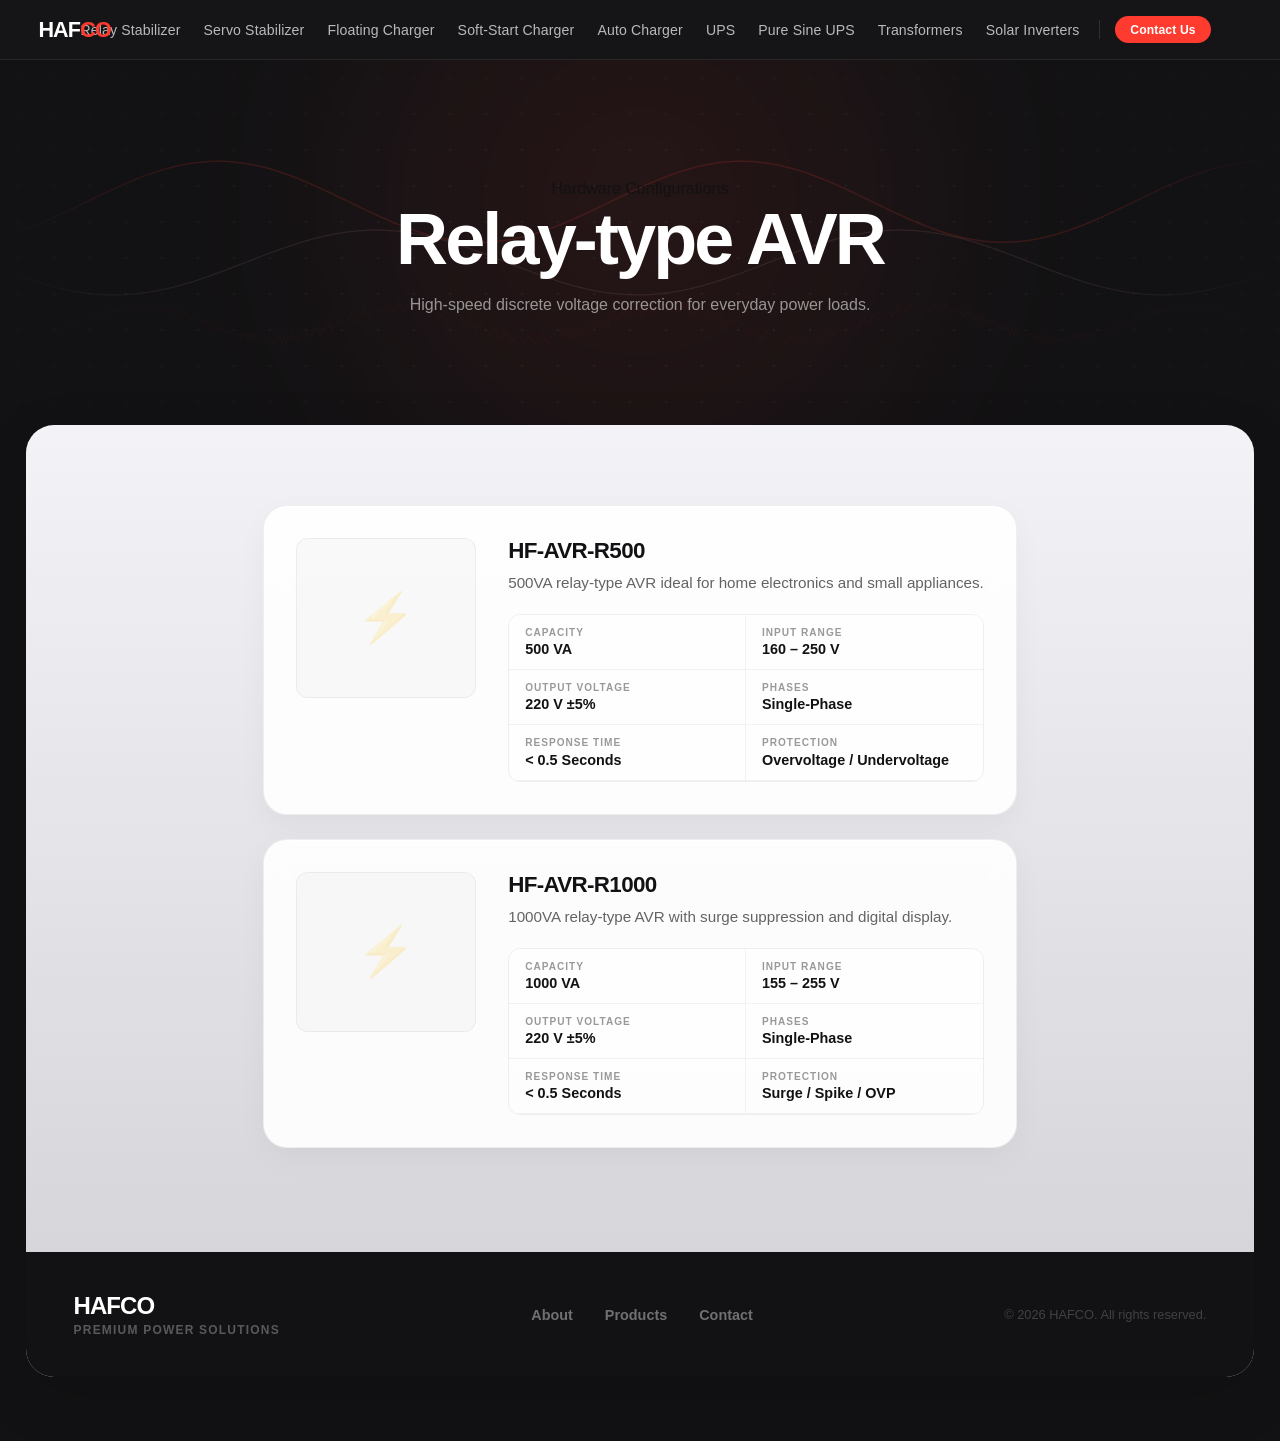
<file: category.html>
<!DOCTYPE html>
<html lang="en">

<head>
    <meta charset="UTF-8">
    <meta name="viewport" content="width=device-width, initial-scale=1.0">
    <title>HAFCO | System Specifications</title>
    <link rel="stylesheet" href="Styles.css">
</head>

<body>


    <header class="site-header" id="site-header">
        <a href="#hero" class="header-brand">
            <span class="header-logo">HAF<span>CO</span></span>
        </a>

        <!-- Desktop nav: categories injected from JSON -->
        <nav class="header-nav" id="header-nav">
            <!-- Categories injected by JS -->
            <div class="header-nav-divider"></div>
            <a href="#contact" class="header-link header-contact-btn">Contact Us</a>
        </nav>

        <!-- Mobile hamburger -->
        <button class="hamburger-btn" id="hamburger-btn" aria-label="Open menu">
            <span></span><span></span><span></span>
        </button>
    </header>

    <!-- Mobile menu drawer -->
    <div class="mobile-menu" id="mobile-menu">
        <div class="mobile-menu-inner">
            <div class="mobile-menu-header">
                <span class="mobile-menu-logo">HAF<span>CO</span></span>
                <button class="mobile-menu-close" id="mobile-menu-close">✕</button>
            </div>
            <nav class="mobile-menu-nav" id="mobile-menu-nav">
                <!-- Injected from JSON -->
            </nav>
            <a href="#contact" class="pill primary mobile-contact-pill" id="mobile-contact-link">Contact Us</a>
        </div>
    </div>
    <div class="mobile-menu-backdrop" id="mobile-menu-backdrop"></div>

    <!-- DYNAMIC CATEGORY HERO (DARK ENVIRONMENT) -->
    <div class="hero-environment category-hero-height">
        <div class="hero-glow hero-glow--center"></div>
        <div class="hero-grid-overlay"></div>
        <canvas id="waveform-canvas"></canvas>

        <div class="category-hero-content">
            <div class="reveal hero-eyebrow">
                <span class="eyebrow-dot"></span>
                Hardware Configurations
            </div>
            <h1 id="dynamic-category-title" class="reveal delay-1 category-title">Loading...</h1>
            <p id="dynamic-category-description" class="reveal delay-2 category-desc">Fetching technical parameters from
                documentation array.</p>
        </div>
    </div>

    <!-- MAIN PRODUCT LISTING ARCHITECTURE (LIGHT ENVIRONMENT) -->
    <div class="light-environment">
        <section class="container">
            <div class="config-layout">

                <!-- SPECIFICATION ENGINE ROW DISPLAY -->
                <div class="products-list-column" id="dynamic-products-container" style="width: 100%;">
                    <!-- Product arrays dynamically processed here -->
                </div>

            </div>
        </section>

        <!-- STATIC REUSED SITE FOOTER -->
        <footer class="site-footer">
            <div class="footer-inner">
                <div class="footer-brand">
                    <span class="footer-logo">HAFCO</span>
                    <span class="footer-tagline">Premium Power Solutions</span>
                </div>
                <div class="footer-links">
                    <a href="test.html#about">About</a>
                    <a href="test.html#catalog">Products</a>
                    <a href="test.html#contact">Contact</a>
                </div>
                <div class="footer-copy">© 2026 HAFCO. All rights reserved.</div>
            </div>
        </footer>
    </div>

    <script src="script.js"></script>
</body>

</html>
</file>
<file: Styles.css>
/* ===========================================================
   HAFCO — Hyper-Fluid Liquid Glass (Floating Sheet Architecture)
   v3 — Static nav, simplified hero, carousel pillars
=========================================================== */

:root {
    --bg-top: #f2f2f7;
    --bg-bottom: #d1d1d6;

    --charcoal-dark: #121214;
    --charcoal-mid: #2c2c2e;

    --accent: #ff3b30;
    --accent-glow: rgba(255, 59, 48, 0.4);

    /* Light Mode Glass */
    --glass-blur: blur(12px);
    --glass-bg-light: rgba(255, 255, 255, 0.9);
    --glass-border-light: rgba(0, 0, 0, 0.06);

    /* Dark Mode Glass (Hero) */
    --glass-bg-dark: rgba(255, 255, 255, 0.04);
    --glass-border-dark: rgba(255, 255, 255, 0.08);

    --nav-height: 60px;
}

* {
    box-sizing: border-box;
}

body {
    margin: 0;
    padding: 0;
    font-family: -apple-system, BlinkMacSystemFont, "SF Pro Display", "Segoe UI", sans-serif;
    color: var(--charcoal-dark);
    scroll-behavior: smooth;
    overflow-x: hidden;
    background-color: var(--charcoal-dark);
}

/* ---------------------------------------------------------
   STATIC TOP NAV — Apple-inspired fluid behaviour
   The nav compresses fluidly; at ≤900px links collapse to hamburger
--------------------------------------------------------- */
.site-header {
    position: sticky;
    top: 0;
    left: 0;
    width: 100%;
    z-index: 1000;
    display: flex;
    align-items: center;
    justify-content: space-between;
    background: rgba(22, 22, 24, 0.92);
    backdrop-filter: blur(24px) saturate(180%);
    -webkit-backdrop-filter: blur(24px) saturate(180%);
    border-bottom: 1px solid rgba(255, 255, 255, 0.07);
    /* fluid horizontal padding — compresses before links collapse */
    padding: 0 clamp(1rem, 3vw, 2.5rem);
    height: var(--nav-height);
    transition: background 0.4s ease;
}

/* Logo — left anchor */
.header-brand {
    display: flex;
    align-items: center;
    text-decoration: none;
    flex-shrink: 0;
    z-index: 2;
}

.header-logo {
    font-size: 1.35rem;
    font-weight: 900;
    color: #fff;
    letter-spacing: -0.04em;
}

.header-logo span {
    color: var(--accent);
}

/* Center nav — absolute so it stays truly centred regardless of logo/CTA widths */
.header-nav {
    display: flex;
    align-items: center;
    gap: 0;
    position: absolute;
    left: 50%;
    transform: translateX(-50%);
    /* shrink font + gap fluidly as viewport narrows */
    font-size: clamp(0.78rem, 1.1vw, 0.88rem);
}

.header-nav .header-link {
    color: rgba(255, 255, 255, 0.7);
    text-decoration: none;
    font-weight: 500;
    font-size: inherit;
    /* fluid side padding — tightens before breakpoint */
    padding: 0 clamp(0.45rem, 0.9vw, 1rem);
    height: var(--nav-height);
    display: flex;
    align-items: center;
    transition: color 0.25s ease;
    white-space: nowrap;
    letter-spacing: 0.01em;
}

.header-nav .header-link:hover {
    color: #fff;
}

.header-nav-divider {
    width: 1px;
    height: 1.2rem;
    background: rgba(255, 255, 255, 0.12);
    /* fluid gap around the divider */
    margin: 0 clamp(0.2rem, 0.6vw, 0.5rem);
    flex-shrink: 0;
}

/* Contact Us — right pill button */
.header-contact-btn {
    background: var(--accent) !important;
    color: #fff !important;
    border-radius: 20px;
    padding: 0.42rem clamp(0.7rem, 1.2vw, 1.2rem) !important;
    font-weight: 700 !important;
    font-size: clamp(0.75rem, 0.95vw, 0.82rem) !important;
    height: auto !important;
    margin-left: clamp(0.3rem, 0.6vw, 0.5rem);
    transition: opacity 0.25s ease, transform 0.25s ease !important;
    white-space: nowrap;
}

.header-contact-btn:hover {
    opacity: 0.88;
    transform: translateY(-1px);
}

/* Hamburger — hidden on desktop */
.hamburger-btn {
    display: none;
    flex-direction: column;
    gap: 5px;
    background: none;
    border: none;
    cursor: pointer;
    padding: 8px;
    z-index: 2;
    flex-shrink: 0;
}

.hamburger-btn span {
    display: block;
    width: 22px;
    height: 2px;
    background: rgba(255, 255, 255, 0.8);
    border-radius: 2px;
    transition: all 0.35s cubic-bezier(0.16, 1, 0.3, 1);
}

.hamburger-btn.open span:nth-child(1) {
    transform: translateY(7px) rotate(45deg);
}
.hamburger-btn.open span:nth-child(2) {
    opacity: 0;
    transform: scaleX(0);
}
.hamburger-btn.open span:nth-child(3) {
    transform: translateY(-7px) rotate(-45deg);
}

/* Collapse point — matches Apple (~900 px) */
@media (max-width: 900px) {
    .header-nav {
        display: none;
    }
    .hamburger-btn {
        display: flex;
    }
}

/* ---------------------------------------------------------
   MOBILE MENU DRAWER — Apple-style slide-in panel
--------------------------------------------------------- */
.mobile-menu-backdrop {
    display: none;
    position: fixed;
    inset: 0;
    background: rgba(0, 0, 0, 0.5);
    z-index: 1999;
    opacity: 0;
    transition: opacity 0.35s ease;
}

.mobile-menu-backdrop.open {
    display: block;
    opacity: 1;
}

.mobile-menu {
    position: fixed;
    top: 0;
    right: 0;
    width: min(340px, 90vw);
    height: 100dvh;
    background: rgba(18, 18, 22, 0.97);
    backdrop-filter: blur(40px);
    -webkit-backdrop-filter: blur(40px);
    border-left: 1px solid rgba(255, 255, 255, 0.08);
    z-index: 2000;
    transform: translateX(100%);
    transition: transform 0.45s cubic-bezier(0.16, 1, 0.3, 1);
    display: flex;
    flex-direction: column;
}

.mobile-menu.open {
    transform: translateX(0);
}

.mobile-menu-inner {
    padding: 1.5rem 2rem 2.5rem 2rem;
    display: flex;
    flex-direction: column;
    height: 100%;
}

.mobile-menu-header {
    display: flex;
    justify-content: space-between;
    align-items: center;
    padding-bottom: 1.5rem;
    border-bottom: 1px solid rgba(255, 255, 255, 0.07);
    margin-bottom: 1.5rem;
}

.mobile-menu-logo {
    font-size: 1.4rem;
    font-weight: 900;
    color: #fff;
    letter-spacing: -0.04em;
}

.mobile-menu-logo span {
    color: var(--accent);
}

.mobile-menu-close {
    background: rgba(255, 255, 255, 0.08);
    border: 1px solid rgba(255, 255, 255, 0.1);
    color: rgba(255, 255, 255, 0.7);
    width: 36px;
    height: 36px;
    border-radius: 50%;
    font-size: 0.9rem;
    cursor: pointer;
    display: flex;
    align-items: center;
    justify-content: center;
    transition: all 0.25s ease;
}

.mobile-menu-close:hover {
    background: var(--accent);
    color: #fff;
    border-color: var(--accent);
}

.mobile-menu-nav {
    display: flex;
    flex-direction: column;
    gap: 0;
    flex: 1;
}

.mobile-menu-nav a {
    color: rgba(255, 255, 255, 0.65);
    text-decoration: none;
    font-weight: 600;
    padding: 0.9rem 0;
    border-bottom: 1px solid rgba(255, 255, 255, 0.06);
    transition: color 0.25s ease;
    display: grid;
    grid-template-columns: 1fr auto;
    grid-template-rows: auto auto;
    align-items: center;
    column-gap: 0.5rem;
    letter-spacing: -0.01em;
}

.mobile-menu-nav a::after {
    content: '→';
    grid-column: 2;
    grid-row: 1 / 3;
    font-size: 0.9rem;
    color: var(--accent);
    opacity: 0;
    transform: translateX(-6px);
    transition: all 0.25s ease;
    align-self: center;
}

.mobile-menu-nav a:hover {
    color: #fff;
}

.mobile-menu-nav a:hover::after {
    opacity: 1;
    transform: translateX(0);
}

/* navName label + full name subtitle inside mobile drawer */
.mob-nav-label {
    grid-column: 1;
    grid-row: 1;
    font-size: 1.05rem;
    font-weight: 600;
    color: rgba(255, 255, 255, 0.82);
    transition: color 0.25s ease;
    line-height: 1.2;
}

.mob-nav-sub {
    grid-column: 1;
    grid-row: 2;
    font-size: 0.7rem;
    font-weight: 400;
    color: rgba(255, 255, 255, 0.28);
    letter-spacing: 0.02em;
    margin-top: 0.1rem;
    /* hide if empty */
    min-height: 0;
}

.mob-nav-sub:empty {
    display: none;
}

.mobile-menu-nav a:hover .mob-nav-label {
    color: #fff;
}

.mobile-contact-pill {
    display: flex;
    justify-content: center;
    text-align: center;
    margin-top: 2rem;
    text-decoration: none;
}

/* ---------------------------------------------------------
   PILLS (CTAs)
--------------------------------------------------------- */
.pill {
    background: #ffffff;
    border: 1px solid rgba(0, 0, 0, 0.08);
    color: var(--charcoal-dark);
    padding: 0.8rem 2rem;
    border-radius: 50px;
    font-size: 0.95rem;
    font-weight: 600;
    text-decoration: none;
    transition: all 0.25s ease;
    box-shadow: 0 2px 6px rgba(0, 0, 0, 0.04);
    cursor: pointer;
}

.pill:hover {
    transform: translateY(-1px);
    border-color: var(--accent);
    color: var(--accent);
    box-shadow: 0 4px 12px rgba(0, 0, 0, 0.08);
}

.pill.primary {
    background: var(--accent);
    color: white;
    border: 1px solid rgba(0, 0, 0, 0.04);
    box-shadow: 0 4px 12px rgba(255, 59, 48, 0.2);
}

.pill.primary:hover {
    background: #e03126;
    color: white;
    border-color: rgba(0, 0, 0, 0.04);
    box-shadow: 0 6px 16px rgba(255, 59, 48, 0.3);
    transform: translateY(-1px);
}

.pill.secondary {
    padding: 0.5rem 1.2rem;
    font-size: 0.85rem;
    background: rgba(255, 255, 255, 0.6);
}

.pill.secondary:hover {
    background: var(--accent);
    color: white;
}

.pill.hero-pill-ghost {
    background: transparent;
    border: 1px solid rgba(255, 255, 255, 0.2);
    color: rgba(255, 255, 255, 0.75);
    box-shadow: none;
}

.pill.hero-pill-ghost:hover {
    background: rgba(255, 255, 255, 0.06);
    color: #fff;
    border-color: rgba(255, 255, 255, 0.35);
    box-shadow: none;
    transform: translateY(-2px);
}

/* ---------------------------------------------------------
   HERO — Simplified, centered identity + why carousel
--------------------------------------------------------- */
.hero-environment {
    position: relative;
    width: 100%;
    background: var(--charcoal-dark);
    display: flex;
    flex-direction: column;
    align-items: stretch;
    overflow: hidden;
    padding: 0;
    min-height: calc(100vh - var(--nav-height));
}

/* Waveform canvas */
#waveform-canvas {
    position: absolute;
    inset: 0;
    width: 100%;
    height: 100%;
    z-index: 1;
    pointer-events: none;
    opacity: 0.45;
}

/* Dot-grid texture */
.hero-grid-overlay {
    position: absolute;
    inset: 0;
    z-index: 2;
    pointer-events: none;
    background-image: radial-gradient(circle, rgba(255, 255, 255, 0.045) 1px, transparent 1px);
    background-size: 36px 36px;
    mask-image: radial-gradient(ellipse 90% 90% at 50% 50%, black 30%, transparent 100%);
    -webkit-mask-image: radial-gradient(ellipse 90% 90% at 50% 50%, black 30%, transparent 100%);
}

/* Glows */
.hero-glow {
    position: absolute;
    pointer-events: none;
    z-index: 0;
    border-radius: 50%;
    filter: blur(110px);
}

.hero-glow--center {
    top: 35%;
    left: 50%;
    transform: translate(-50%, -50%);
    width: 80vw;
    height: 50vw;
    background: radial-gradient(circle, rgba(255, 59, 48, 0.12) 0%, transparent 65%);
}

.hero-glow--left {
    top: 70%;
    left: 15%;
    transform: translate(-50%, -50%);
    width: 35vw;
    height: 25vw;
    background: radial-gradient(circle, rgba(255, 100, 80, 0.06) 0%, transparent 60%);
}

.hero-glow--right {
    top: 30%;
    right: 5%;
    transform: translate(0, -50%);
    width: 30vw;
    height: 20vw;
    background: radial-gradient(circle, rgba(255, 59, 48, 0.05) 0%, transparent 60%);
}

/* Identity block — centered top portion */
.hero-identity {
    position: relative;
    z-index: 3;
    display: flex;
    flex-direction: column;
    align-items: center;
    text-align: center;
    padding: 5rem 2rem 2.5rem 2rem;
    flex-shrink: 0;
}

.hero-identity-inner {
    display: flex;
    flex-direction: column;
    align-items: center;
}

.hero-title {
    font-size: clamp(4rem, 11vw, 9rem);
    font-weight: 900;
    letter-spacing: -0.06em;
    margin: 0;
    line-height: 0.88;
    color: #fff;
    text-shadow: 0 10px 60px rgba(0, 0, 0, 0.5);
}

.title-accent {
    color: var(--accent);
}

.hero-subtitle {
    color: rgba(255, 255, 255, 0.38);
    font-size: 0.8rem;
    letter-spacing: 0.32em;
    text-transform: uppercase;
    margin-top: 1.4rem;
    font-weight: 700;
}

.hero-cta-row {
    display: flex;
    gap: 1rem;
    margin-top: 2.4rem;
    flex-wrap: wrap;
    justify-content: center;
}

/* ---------------------------------------------------------
   WHY HAFCO SECTION — within hero
--------------------------------------------------------- */
.why-hafco-section {
    position: relative;
    z-index: 3;
    padding: 0 0 3.5rem 0;
    display: flex;
    flex-direction: column;
    align-items: center;
    flex: 1;
}

.why-hafco-label {
    font-size: 0.75rem;
    font-weight: 800;
    letter-spacing: 0.3em;
    text-transform: uppercase;
    color: var(--accent);
    margin: 0 0 2rem 0;
    position: relative;
    display: flex;
    align-items: center;
    gap: 1rem;
}

.why-hafco-label::before,
.why-hafco-label::after {
    content: '';
    display: block;
    width: 40px;
    height: 1px;
    background: rgba(255, 59, 48, 0.4);
}

/* Carousel wrapper */
.why-carousel-wrapper {
    display: flex;
    align-items: center;
    gap: 1rem;
    width: 100%;
    max-width: 1300px;
    padding: 0 1.5rem;
}

.why-arrow {
    background: rgba(255, 255, 255, 0.05);
    border: 1px solid rgba(255, 255, 255, 0.1);
    color: rgba(255, 255, 255, 0.5);
    width: 44px;
    height: 44px;
    border-radius: 50%;
    font-size: 1.1rem;
    cursor: pointer;
    display: flex;
    align-items: center;
    justify-content: center;
    flex-shrink: 0;
    transition: all 0.3s ease;
}

.why-arrow:hover {
    background: var(--accent);
    border-color: var(--accent);
    color: #fff;
}

/* Scrollable track */
.why-carousel-track {
    display: flex;
    gap: 1rem;
    overflow-x: auto;
    scroll-snap-type: x mandatory;
    -webkit-overflow-scrolling: touch;
    scrollbar-width: none;
    flex: 1;
    padding: 0.5rem 0 1rem 0;
}

.why-carousel-track::-webkit-scrollbar {
    display: none;
}

/* Individual pillar card */
.why-card {
    flex: 0 0 300px;
    min-width: 300px;
    background: rgba(255, 255, 255, 0.03);
    border: 1px solid rgba(255, 255, 255, 0.08);
    border-radius: 16px;
    padding: 0;
    display: flex;
    flex-direction: column;
    gap: 0;
    scroll-snap-align: start;
    transition: background 0.25s ease, border-color 0.25s ease, transform 0.25s ease;
    cursor: default;
    overflow: hidden;
}

.why-card:hover {
    background: rgba(255, 255, 255, 0.06);
    border-color: rgba(255, 59, 48, 0.35);
    transform: translateY(-3px);
}

.why-card-image {
    width: 100%;
    height: 180px;
    overflow: hidden;
    flex-shrink: 0;
    background: linear-gradient(145deg, rgba(255, 59, 48, 0.08) 0%, rgba(28, 28, 30, 0.2) 100%);
    border-bottom: 1px solid rgba(255, 255, 255, 0.07);
}

.why-card-image img {
    width: 100%;
    height: 100%;
    object-fit: cover;
    display: block;
    opacity: 0.75;
    transition: opacity 0.4s ease, transform 0.6s cubic-bezier(0.16, 1, 0.3, 1);
    filter: grayscale(20%) contrast(1.05);
}

.why-card:hover .why-card-image img {
    opacity: 0.9;
    transform: scale(1.04);
}

.why-card-content {
    padding: 1.6rem 1.8rem 2rem 1.8rem;
    display: flex;
    flex-direction: column;
    gap: 0.6rem;
    flex: 1;
}

.why-card h4 {
    margin: 0;
    font-size: 1.05rem;
    font-weight: 800;
    color: rgba(255, 255, 255, 0.92);
    letter-spacing: -0.02em;
    line-height: 1.3;
}

.why-card p {
    margin: 0;
    font-size: 0.85rem;
    color: rgba(255, 255, 255, 0.4);
    line-height: 1.65;
}

/* Stat strip within hero */
.hero-stat-strip {
    display: flex;
    align-items: center;
    gap: 0;
    margin-top: 2rem;
    padding: 1rem 1.5rem;
    background: rgba(255, 255, 255, 0.04);
    border: 1px solid rgba(255, 255, 255, 0.08);
    border-radius: 16px;
    width: fit-content;
}

.hss-item {
    display: flex;
    flex-direction: column;
    align-items: center;
    padding: 0 1.4rem;
}

.hss-num {
    font-size: 1.6rem;
    font-weight: 900;
    color: #fff;
    letter-spacing: -0.04em;
    line-height: 1;
}

.hss-num sup {
    font-size: 0.5em;
    color: var(--accent);
    vertical-align: super;
}

.hss-lbl {
    font-size: 0.65rem;
    font-weight: 600;
    letter-spacing: 0.1em;
    text-transform: uppercase;
    color: rgba(255, 255, 255, 0.3);
    margin-top: 0.3rem;
}

.hss-sep {
    width: 1px;
    height: 2rem;
    background: rgba(255, 255, 255, 0.08);
    flex-shrink: 0;
}

/* Floor rule */
.hero-floor-rule {
    position: relative;
    z-index: 4;
    width: 100%;
    height: 1px;
    background: linear-gradient(90deg, transparent 0%, rgba(255, 255, 255, 0.07) 30%, rgba(255, 255, 255, 0.07) 70%, transparent 100%);
    margin-top: auto;
}

/* ---------------------------------------------------------
   LIGHT ENVIRONMENT (The Floating Sheet)
--------------------------------------------------------- */
.light-environment {
    background: linear-gradient(180deg, var(--bg-top) 0%, var(--bg-bottom) 100%);
    position: relative;
    z-index: 10;
    width: 96%;
    max-width: 1500px;
    margin: -40px auto 4rem auto;
    border-radius: 28px;
    box-shadow: 0 20px 60px rgba(0, 0, 0, 0.12);
    padding-bottom: 0;
    overflow: hidden;
}

.container {
    max-width: 1200px;
    margin: 0 auto;
    padding: 5rem 2rem;
}

section {
    display: flex;
    flex-direction: column;
    align-items: center;
    text-align: center;
}

.section-header h2 {
    font-size: clamp(2.5rem, 5vw, 4rem);
    font-weight: 900;
    margin-bottom: 1rem;
    letter-spacing: -0.04em;
    color: var(--charcoal-dark);
}

.section-header p {
    font-size: 1.2rem;
    color: #636366;
    margin-bottom: 4rem;
    max-width: 560px;
    line-height: 1.6;
    margin-left: auto;
    margin-right: auto;
}

/* ---------------------------------------------------------
   LIQUID GLASS BASE
--------------------------------------------------------- */
.glass-box {
    background: var(--glass-bg-light);
    backdrop-filter: var(--glass-blur);
    -webkit-backdrop-filter: var(--glass-blur);
    border-radius: 20px;
    padding: 3rem;
    border: 1px solid var(--glass-border-light);
    box-shadow: 0 10px 30px rgba(0, 0, 0, 0.04), inset 0 1px 1px rgba(255, 255, 255, 0.8);
    position: relative;
    overflow: hidden;
    text-align: left;
}

.glass-box::before {
    content: "";
    position: absolute;
    top: -50%;
    left: -20%;
    width: 150%;
    height: 150%;
    background: radial-gradient(ellipse at center, rgba(255, 255, 255, 0.9) 0%, transparent 60%);
    transform: rotate(-30deg);
    pointer-events: none;
    mix-blend-mode: overlay;
    z-index: 1;
    display: none;
}

.glass-box>* {
    position: relative;
    z-index: 2;
}

/* ---------------------------------------------------------
   PRODUCT SHELF — seamless glass cards, no distinct bg
--------------------------------------------------------- */
.product-shelf-wrapper {
    width: 100%;
    position: relative;
}

/* Shelf navigation arrows */
.shelf-arrow {
    position: absolute;
    top: calc(50% - 1.5rem); /* center vertically in track, above dots */
    transform: translateY(-50%);
    z-index: 10;
    background: rgba(255, 255, 255, 0.75);
    backdrop-filter: blur(16px);
    -webkit-backdrop-filter: blur(16px);
    border: 1px solid rgba(255, 255, 255, 0.95);
    color: var(--charcoal-dark);
    width: 48px;
    height: 48px;
    border-radius: 50%;
    font-size: 1.1rem;
    cursor: pointer;
    display: flex;
    align-items: center;
    justify-content: center;
    flex-shrink: 0;
    transition: all 0.3s cubic-bezier(0.16, 1, 0.3, 1);
    box-shadow: 0 4px 20px rgba(28, 28, 30, 0.12);
}

.shelf-arrow:hover {
    background: var(--accent);
    border-color: var(--accent);
    color: #fff;
    box-shadow: 0 8px 28px rgba(255, 59, 48, 0.35);
    transform: translateY(-50%) scale(1.08);
}

.shelf-arrow--prev {
    left: -24px;
}

.shelf-arrow--next {
    right: -24px;
}

.shelf-arrow.hidden {
    opacity: 0;
    pointer-events: none;
}

.product-shelf-track {
    display: grid;
    grid-template-columns: repeat(3, 1fr);
    gap: 1.75rem;
    padding: 1rem 0.5rem 2.5rem 0.5rem;
    width: 100%;
}

.product-shelf-track::-webkit-scrollbar {
    display: none;
}

/* Category card — bigger, more image space */
.category-card {
    width: 100%;
    min-height: 480px;
    display: flex;
    flex-direction: column;
    padding: 0;
    overflow: hidden;
    border-radius: 20px;
    /* Explicit glass bg so card sits naturally in light env */
    background: #ffffff;
    border: 1px solid rgba(0, 0, 0, 0.06);
    box-shadow: 0 4px 16px rgba(0, 0, 0, 0.04);
    transition: transform 0.3s cubic-bezier(0.25, 1, 0.5, 1),
                box-shadow 0.3s cubic-bezier(0.25, 1, 0.5, 1),
                border-color 0.3s ease;
    cursor: pointer;
}

.category-card:hover {
    transform: translateY(-4px);
    box-shadow: 0 12px 28px rgba(0, 0, 0, 0.08);
    border-color: rgba(255, 59, 48, 0.25);
}

/* Image zone — taller */
.category-card-image {
    width: 100%;
    height: 280px;
    object-fit: cover;
    display: block;
    border-radius: 0;
    border-bottom: 1px solid rgba(0, 0, 0, 0.05);
    flex-shrink: 0;
    background: rgba(0, 0, 0, 0.02);
}

.category-card-image-placeholder {
    width: 100%;
    height: 280px;
    display: flex;
    align-items: center;
    justify-content: center;
    background: rgba(0, 0, 0, 0.02);
    border-bottom: 1px solid rgba(0, 0, 0, 0.05);
    flex-shrink: 0;
    font-size: 4rem;
    color: rgba(255, 59, 48, 0.15);
}

.category-card-body {
    position: relative;
    z-index: 2;
    padding: 2rem 2.2rem 2.4rem 2.2rem;
    display: flex;
    flex-direction: column;
    flex-grow: 1;
    gap: 0.5rem;
}

.category-card-tag {
    font-size: 0.65rem;
    font-weight: 700;
    letter-spacing: 0.15em;
    text-transform: uppercase;
    color: var(--accent);
}

.category-card h3 {
    font-size: 1.5rem;
    margin: 0.1rem 0 0 0;
    font-weight: 800;
    letter-spacing: -0.03em;
    color: var(--charcoal-dark);
    line-height: 1.2;
}

.category-card p {
    font-size: 0.92rem;
    color: #636366;
    margin: 0.3rem 0 0 0;
    line-height: 1.55;
    flex-grow: 1;
}

.category-card-cta {
    display: inline-flex;
    align-items: center;
    gap: 0.4rem;
    font-size: 0.88rem;
    font-weight: 700;
    color: var(--accent);
    margin-top: 1.2rem;
    text-decoration: none;
    transition: gap 0.2s ease;
}

.category-card:hover .category-card-cta {
    gap: 0.7rem;
}

/* Scroll hint dots */
.shelf-scroll-indicator {
    display: flex;
    justify-content: center;
    gap: 0.45rem;
    margin-top: 0.25rem;
}

.shelf-dot {
    width: 5px;
    height: 5px;
    border-radius: 50%;
    background: rgba(0, 0, 0, 0.15);
    transition: all 0.3s ease;
}

.shelf-dot.active {
    background: var(--accent);
    width: 18px;
    border-radius: 3px;
}

/* legacy grid alias */
.category-grid {
    display: contents;
}

/* ---------------------------------------------------------
   CONTACT SECTION
--------------------------------------------------------- */
.contact-section {
    text-align: center;
}

.contact-grid {
    display: grid;
    grid-template-columns: 1fr 1fr;
    gap: 2rem;
    width: 100%;
    text-align: left;
}

.contact-form-card {
    display: flex;
    flex-direction: column;
    gap: 1.2rem;
}

.contact-card-title {
    font-size: 1.5rem;
    font-weight: 800;
    margin: 0 0 0.5rem 0;
    color: var(--charcoal-dark);
}

.form-group {
    display: flex;
    flex-direction: column;
    gap: 0.4rem;
}

.form-group label {
    font-size: 0.8rem;
    font-weight: 700;
    letter-spacing: 0.08em;
    text-transform: uppercase;
    color: #888;
}

.form-input {
    background: rgba(255, 255, 255, 0.6);
    border: 1px solid rgba(255, 255, 255, 0.9);
    border-radius: 14px;
    padding: 0.85rem 1.1rem;
    font-size: 1rem;
    color: var(--charcoal-dark);
    font-family: inherit;
    outline: none;
    width: 100%;
    transition: border-color 0.3s, box-shadow 0.3s;
}

.form-input:focus {
    border-color: var(--accent);
    box-shadow: 0 0 0 3px rgba(255, 59, 48, 0.12);
}

.form-input::placeholder {
    color: #aaa;
}

.form-textarea {
    resize: vertical;
    min-height: 110px;
}

.form-submit {
    width: 100%;
    margin-top: 0.4rem;
    text-align: center;
    justify-content: center;
}

.contact-right {
    display: flex;
    flex-direction: column;
    gap: 1.5rem;
}

.contact-info-card {
    padding: 2rem 2.2rem;
}

.contact-info-row {
    display: flex;
    align-items: center;
    gap: 1rem;
    padding: 0.9rem 0;
    border-bottom: 1px solid rgba(0, 0, 0, 0.05);
}

.contact-info-row:last-child {
    border-bottom: none;
}

.contact-icon {
    font-size: 1.4rem;
    flex-shrink: 0;
    width: 2.2rem;
    text-align: center;
}

.contact-info-label {
    font-size: 0.72rem;
    font-weight: 700;
    text-transform: uppercase;
    letter-spacing: 0.08em;
    color: #999;
}

.contact-info-value {
    font-size: 1rem;
    font-weight: 600;
    color: var(--charcoal-dark);
    margin-top: 0.15rem;
}

.find-us-card {
    padding: 2rem 2.2rem;
}

.map-placeholder {
    background: linear-gradient(135deg, rgba(255, 59, 48, 0.05) 0%, rgba(28, 28, 30, 0.04) 100%);
    border: 1px dashed rgba(255, 59, 48, 0.2);
    border-radius: 16px;
    height: 140px;
    display: flex;
    align-items: center;
    justify-content: center;
    margin: 1rem 0;
}

.map-placeholder-inner {
    text-align: center;
}

.map-pin {
    font-size: 2rem;
    display: block;
    margin-bottom: 0.4rem;
}

.map-placeholder-inner p {
    margin: 0;
    font-size: 0.95rem;
    color: #888;
    font-weight: 600;
}

.map-placeholder-inner span {
    font-size: 0.8rem;
    color: #bbb;
    font-weight: 400;
}

.find-us-note {
    font-size: 0.9rem;
    color: #999;
    margin: 0.8rem 0 0 0;
    line-height: 1.5;
}

/* ---------------------------------------------------------
   FOOTER
--------------------------------------------------------- */
.site-footer {
    background: var(--charcoal-dark);
    padding: 2.5rem clamp(1.25rem, 4vw, 3rem);
    margin-top: 0;
}

.footer-inner {
    max-width: 1200px;
    margin: 0 auto;
    display: flex;
    align-items: center;
    justify-content: space-between;
    flex-wrap: wrap;
    gap: 1.5rem;
}

.footer-brand {
    display: flex;
    flex-direction: column;
}

.footer-logo {
    font-size: 1.5rem;
    font-weight: 900;
    color: #fff;
    letter-spacing: -0.04em;
}

.footer-tagline {
    font-size: 0.75rem;
    color: rgba(255, 255, 255, 0.3);
    font-weight: 600;
    letter-spacing: 0.1em;
    text-transform: uppercase;
    margin-top: 0.2rem;
}

.footer-links {
    display: flex;
    gap: 2rem;
}

.footer-links a {
    font-size: 0.9rem;
    color: rgba(255, 255, 255, 0.4);
    text-decoration: none;
    font-weight: 600;
    transition: color 0.3s;
}

.footer-links a:hover {
    color: var(--accent);
}

.footer-copy {
    font-size: 0.8rem;
    color: rgba(255, 255, 255, 0.2);
}

/* ---------------------------------------------------------
   EXPANDED OVERLAY MODAL
--------------------------------------------------------- */
.catalog-overlay {
    position: fixed;
    inset: 0;
    background: rgba(18, 18, 20, 0.75);
    backdrop-filter: blur(20px);
    -webkit-backdrop-filter: blur(20px);
    z-index: 2000;
    display: flex;
    align-items: center;
    justify-content: center;
    padding: 2rem;
    opacity: 0;
    pointer-events: none;
    transition: opacity 0.5s cubic-bezier(0.16, 1, 0.3, 1);
}

.catalog-overlay.active {
    opacity: 1;
    pointer-events: all;
}

.expanded-card {
    width: 100%;
    max-width: 1000px;
    max-height: 85vh;
    overflow-y: auto;
    text-align: left;
    padding: 3rem;
    transform: scale(0.9) translateY(50px);
    opacity: 0;
    transition: transform 0.6s cubic-bezier(0.16, 1, 0.3, 1), opacity 0.4s ease;
}

.catalog-overlay.active .expanded-card {
    transform: scale(1) translateY(0);
    opacity: 1;
}

.expanded-card::-webkit-scrollbar {
    width: 6px;
}

.expanded-card::-webkit-scrollbar-track {
    background: transparent;
}

.expanded-card::-webkit-scrollbar-thumb {
    background: rgba(0, 0, 0, 0.2);
    border-radius: 10px;
}

/* ---------------------------------------------------------
   CATEGORY PAGE SPECIFIC LAYOUT
--------------------------------------------------------- */
.category-hero-height {
    min-height: 45vh !important;
}

.category-hero-content {
    max-width: 800px;
    text-align: center;
    margin: 0 auto;
    padding: 7.5rem 2rem 2.5rem 2rem;
    position: relative;
    z-index: 5;
}

.category-title {
    font-size: clamp(2.5rem, 6vw, 4.5rem);
    font-weight: 900;
    letter-spacing: -0.04em;
    color: #fff;
    margin: 0 0 1rem 0;
}

.category-desc {
    color: rgba(255, 255, 255, 0.55);
}

/* Wide spec cards */
.wide-spec-card {
    display: flex;
    flex-direction: row;
    gap: 2rem;
    align-items: flex-start;
    padding: 2rem;
    margin-bottom: 1.5rem;
    border-radius: 24px;
}

.wide-card-visual {
    flex-shrink: 0;
    width: 180px;
    height: 160px;
    display: flex;
    align-items: center;
    justify-content: center;
    border-radius: 12px;
    background: rgba(0, 0, 0, 0.02);
    border: 1px solid rgba(0, 0, 0, 0.05);
    overflow: hidden;
}

.wide-card-img {
    width: 100%;
    height: 100%;
    object-fit: cover;
}

.wide-card-placeholder {
    font-size: 3rem;
    color: rgba(255, 59, 48, 0.2);
}

.wide-card-details {
    flex: 1;
    min-width: 0;
}

.wide-card-info h3 {
    font-size: 1.4rem;
    font-weight: 800;
    margin: 0 0 0.5rem 0;
    letter-spacing: -0.03em;
}

.wide-card-info p {
    font-size: 0.95rem;
    color: #636366;
    margin: 0 0 1.2rem 0;
    line-height: 1.5;
}

.dense-spec-grid {
    display: grid;
    grid-template-columns: repeat(auto-fill, minmax(180px, 1fr));
    gap: 0;
    border: 1px solid rgba(0, 0, 0, 0.06);
    border-radius: 12px;
    overflow: hidden;
}

.dense-spec-item {
    display: flex;
    flex-direction: column;
    padding: 0.75rem 1rem;
    border-right: 1px solid rgba(0, 0, 0, 0.05);
    border-bottom: 1px solid rgba(0, 0, 0, 0.05);
    background: rgba(255, 255, 255, 0.5);
}

.dense-spec-item:nth-child(even) {
    border-right: none;
}

.dense-spec-item-lbl {
    font-size: 0.63rem;
    font-weight: 700;
    letter-spacing: 0.1em;
    text-transform: uppercase;
    color: #999;
    margin-bottom: 0.2rem;
}

.dense-spec-item-val {
    font-size: 0.9rem;
    font-weight: 700;
    color: var(--charcoal-dark);
}

/* ---------------------------------------------------------
   SCROLL REVEAL
--------------------------------------------------------- */
.reveal {
    opacity: 0;
    transform: translateY(40px) scale(0.98);
    transition: all 1.1s cubic-bezier(0.16, 1, 0.3, 1);
}

.reveal.active {
    opacity: 1;
    transform: translateY(0) scale(1);
}

.delay-1 { transition-delay: 0.1s; }
.delay-2 { transition-delay: 0.2s; }
.delay-3 { transition-delay: 0.3s; }
.delay-4 { transition-delay: 0.4s; }

/* ---------------------------------------------------------
   RESPONSIVE
--------------------------------------------------------- */
@media (max-width: 900px) {
    .contact-grid {
        grid-template-columns: 1fr;
    }
}

/* Tablet — shelf overrides */
@media (max-width: 1100px) {
    .product-shelf-track {
        grid-template-columns: repeat(2, 1fr);
        padding-left: 1.5rem;
        padding-right: 1.5rem;
    }
}

@media (max-width: 768px) {
    .light-environment {
        width: 100%;
        margin-top: -16px;
        border-radius: 24px 24px 0 0;
    }

    .glass-box {
        padding: 1.6rem;
        border-radius: 20px;
    }

    .container {
        padding: 3.5rem 1.25rem;
    }

    /* Hero identity tighter on mobile */
    .hero-identity {
        padding: 3rem 1.5rem 1.5rem 1.5rem;
    }

    .hero-title {
        font-size: clamp(3.5rem, 16vw, 6rem);
    }

    /* Why section on mobile */
    .why-hafco-section {
        padding: 0 0 3rem 0;
    }

    .why-carousel-wrapper {
        padding: 0 0.75rem;
        gap: 0.5rem;
    }

    /* Keep arrows on mobile but smaller */
    .why-arrow {
        width: 36px;
        height: 36px;
        font-size: 0.9rem;
    }

    .why-card {
        flex: 0 0 260px;
        min-width: 260px;
    }

    .why-card-image {
        height: 150px;
    }

    .why-card-content {
        padding: 1.2rem 1.4rem 1.6rem;
    }

    .why-card h4 {
        font-size: 0.95rem;
    }

    /* Shelf arrows — hidden on mobile, use swipe */
    .shelf-arrow {
        display: none;
    }

    .product-shelf-track {
        grid-template-columns: repeat(2, 1fr);
        padding-left: 1rem;
        padding-right: 1rem;
    }

    .category-card {
        width: 100%;
        min-height: 460px;
    }

    .category-card-image,
    .category-card-image-placeholder {
        height: 220px;
    }

    /* Section headers */
    .section-header h2 {
        font-size: clamp(2rem, 7vw, 3rem);
    }

    .section-header p {
        font-size: 1rem;
        margin-bottom: 2.5rem;
    }

    /* Contact */
    .contact-form-card {
        gap: 1rem;
    }

    /* Footer */
    .hero-stat-strip {
        flex-wrap: wrap;
        gap: 0;
    }

    .footer-inner {
        flex-direction: column;
        align-items: flex-start;
        gap: 1.2rem;
        padding: 0;
    }

    .footer-links {
        gap: 1.2rem;
    }

    /* Category page */
    .wide-spec-card {
        flex-direction: column;
        padding: 1.5rem;
    }

    .wide-card-visual {
        width: 100%;
        height: 160px;
    }

    .dense-spec-grid {
        grid-template-columns: repeat(auto-fill, minmax(140px, 1fr));
    }
}

@media (max-width: 480px) {
    .hero-title {
        font-size: clamp(3rem, 18vw, 5rem);
    }

    .why-card {
        flex: 0 0 240px;
        min-width: 240px;
    }

    .why-card-image {
        height: 130px;
    }

    .product-shelf-track {
        grid-template-columns: 1fr;
    }
    .category-card {
        width: 100%;
    }

    .site-footer {
        padding: 2rem 1.25rem;
    }

    .contact-info-card,
    .find-us-card {
        padding: 1.5rem 1.25rem;
    }

    .dense-spec-grid {
        grid-template-columns: 1fr 1fr;
    }

    .dense-spec-item:nth-child(even) {
        border-right: none;
    }
}

@media (prefers-reduced-motion: reduce) {
    .reveal {
        transition: none;
        opacity: 1;
        transform: none;
    }
}
</file>
